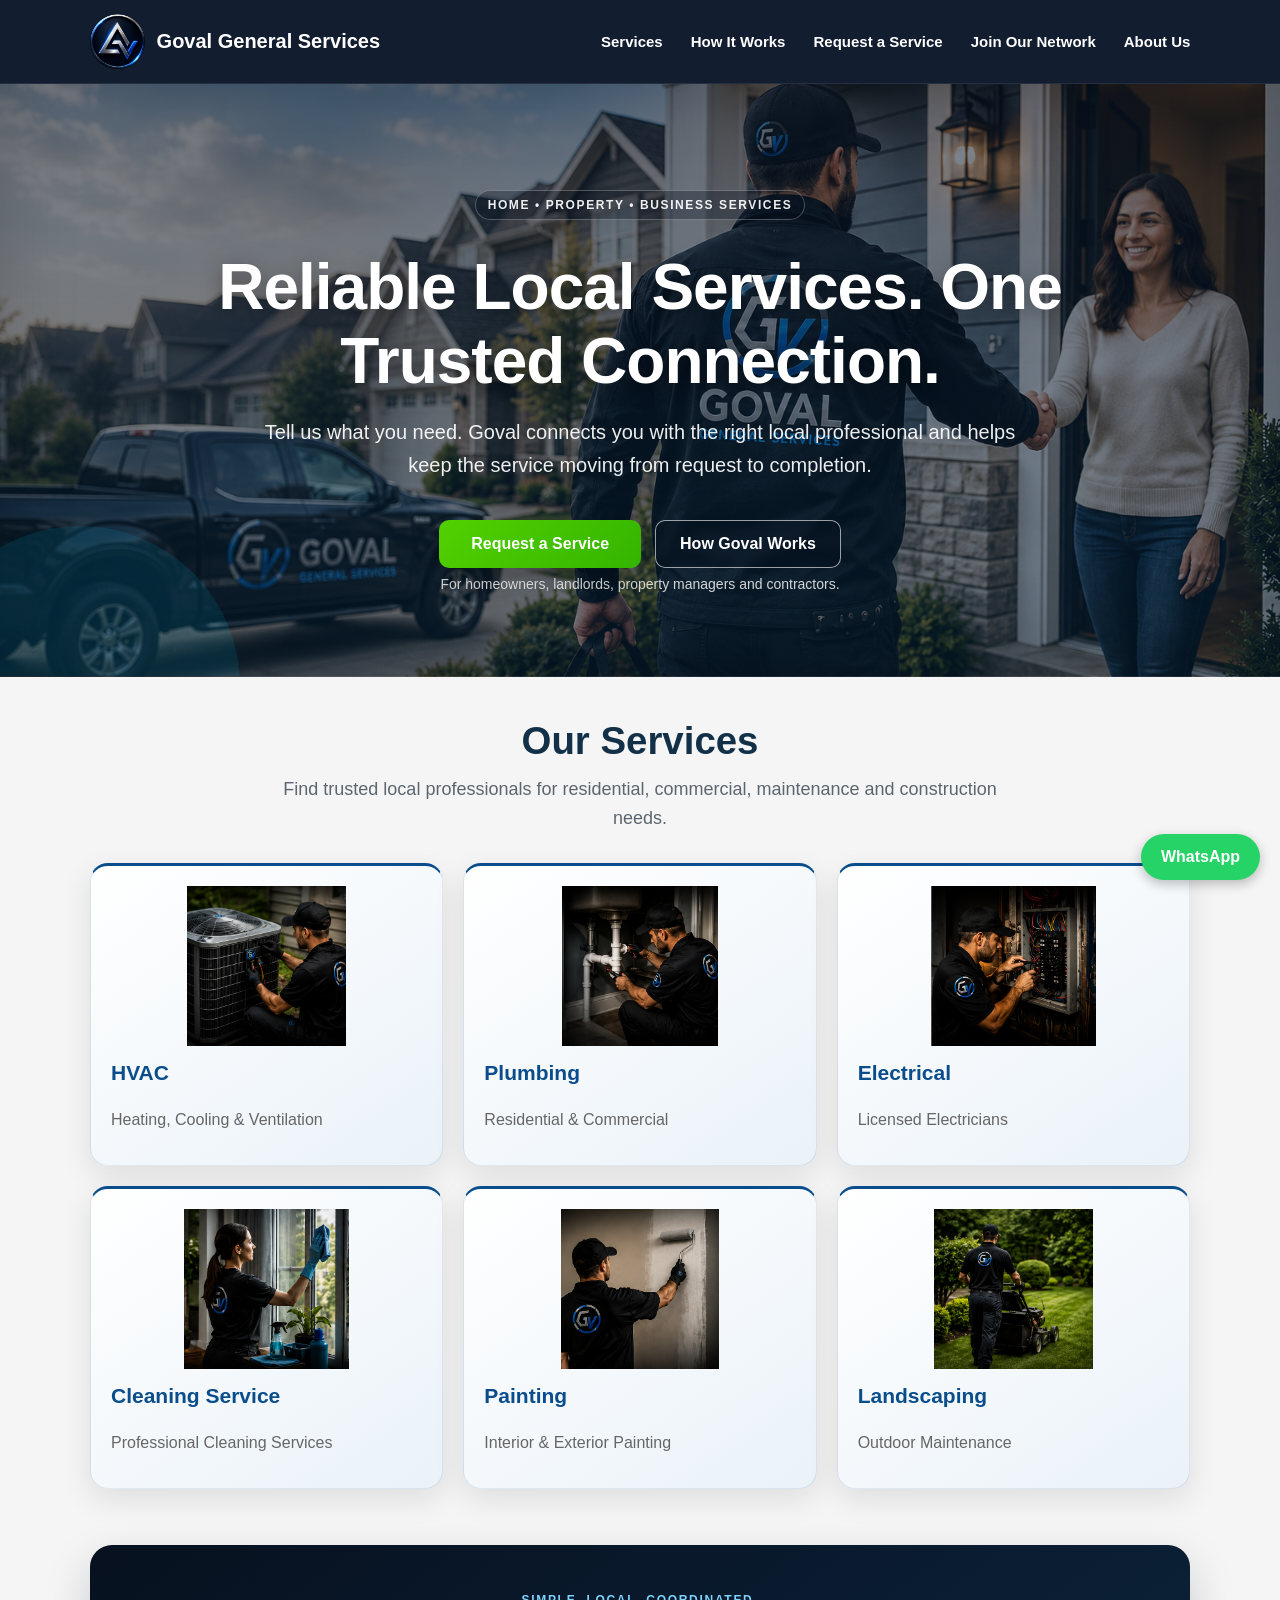
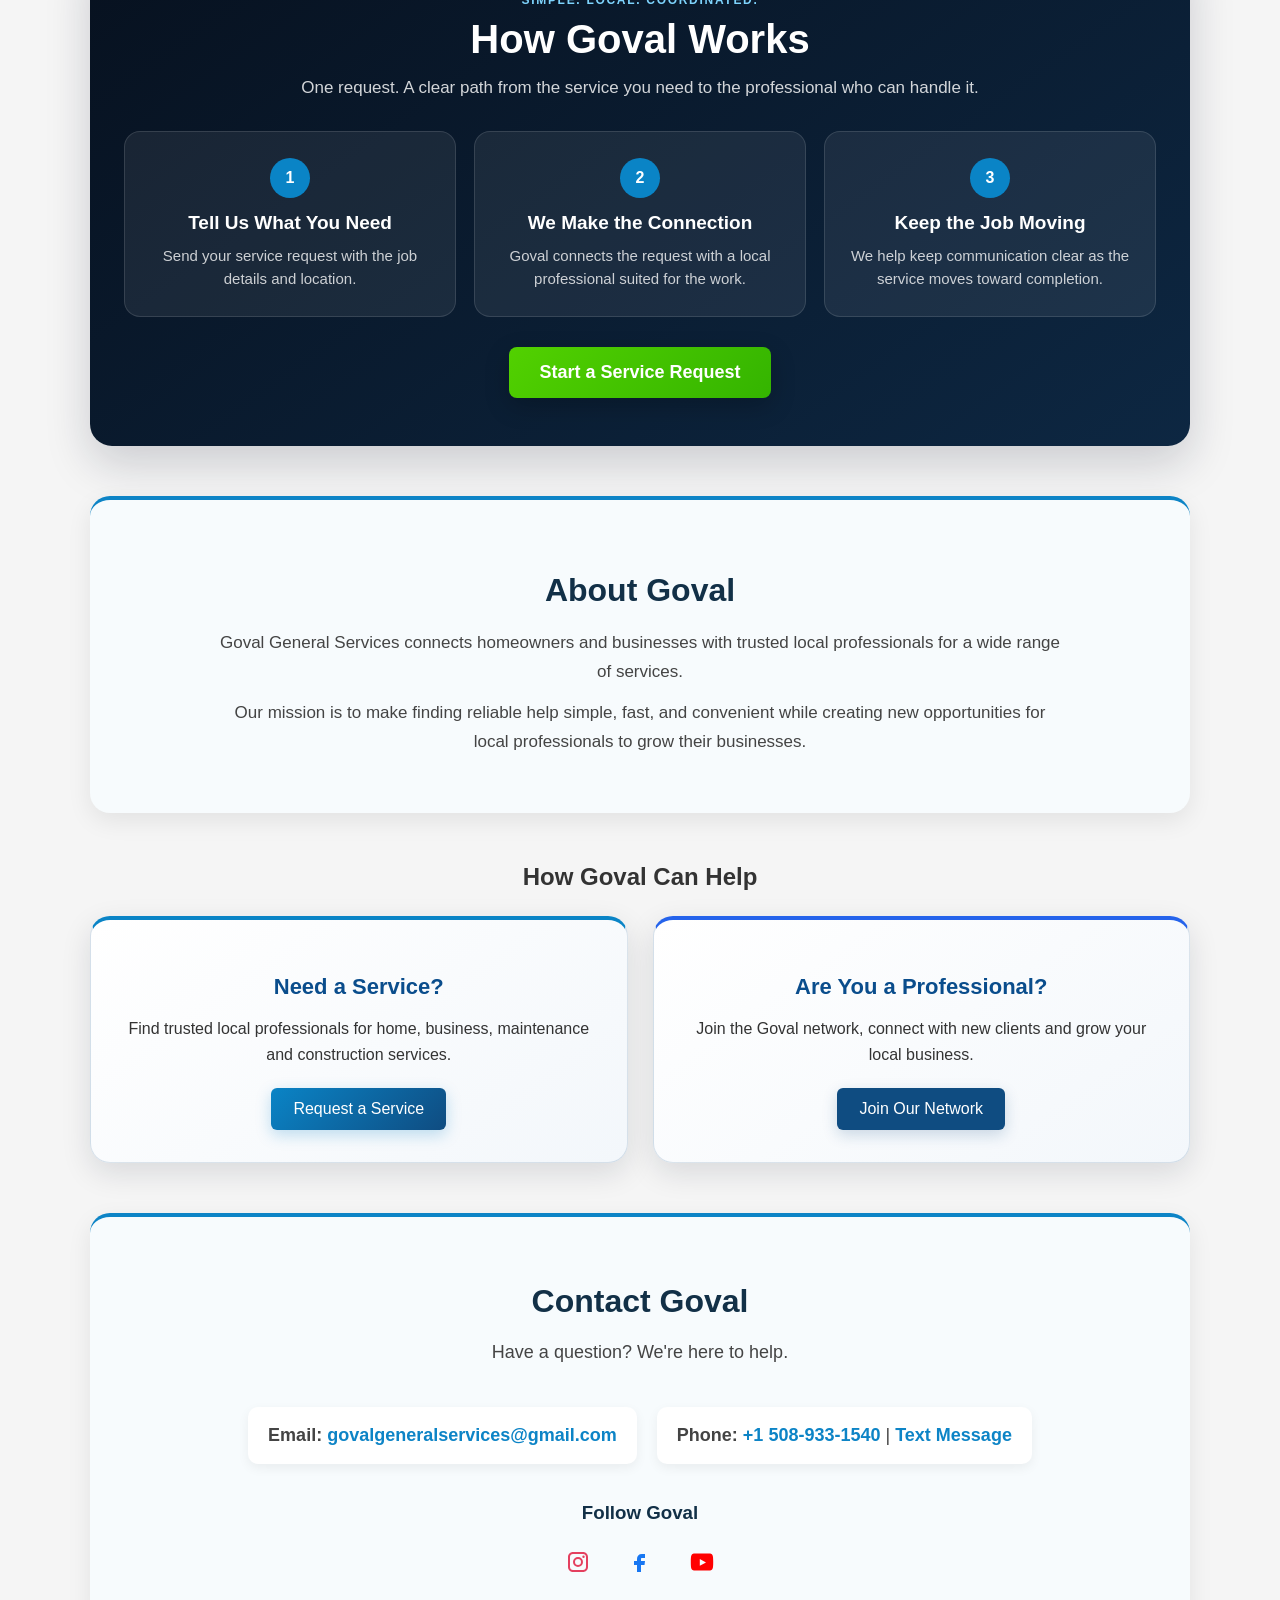
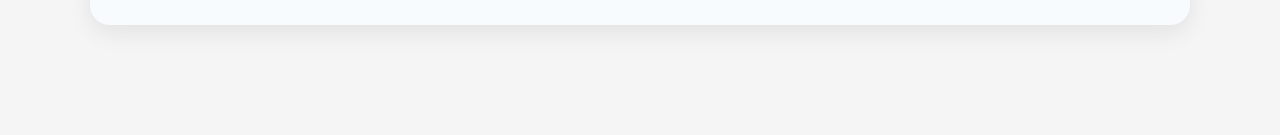
<file: index.html>
<!DOCTYPE html>
<html lang="en">
<head>
    <meta charset="UTF-8">
    <meta name="viewport" content="width=device-width, initial-scale=1.0">
    <title>Goval General Services | HVAC, Plumbing, Electrical & Property Services</title>
    <meta name="description" content="Goval General Services connects homeowners, landlords, property managers and contractors with trusted professionals for HVAC, plumbing, electrical, painting, cleaning and property services.">
    <link rel="stylesheet" href="style.css">
</head>

<body>
<header class="site-header">
    <div class="logo">
    <img src="imagens/logo-goval.png" alt="Goval Logo">
    <span>Goval General Services</span>
</div>

    <nav>
        <a href="#services">Services</a>
        <a href="#how-it-works">How It Works</a>
        <a href="#request-form">Request a Service</a>
        <a href="#join-form">Join Our Network</a>
        <a href="#about">About Us</a>
    </nav>
</header>
<header class="hero">
    <p class="hero-eyebrow">HOME • PROPERTY • BUSINESS SERVICES</p>
    <h1>Reliable Local Services. One Trusted Connection.</h1>

    <p class="hero-subtitle">Tell us what you need. Goval connects you with the right local professional and helps keep the service moving from request to completion.</p>

    <div class="hero-actions">
        <button onclick="document.getElementById('request-form').style.display='block'; document.getElementById('request-form').scrollIntoView({behavior:'smooth'});">Request a Service</button>
        <a class="hero-secondary" href="#how-it-works">How Goval Works</a>
    </div>
    <p class="hero-audience">For homeowners, landlords, property managers and contractors.</p>
</header>

<main>

    <h2 id="services">Our Services</h2>
<p class="services-intro">Find trusted local professionals for residential, commercial, maintenance and construction needs.</p>
    <div class="services">

        <div class="service-card" onclick="selectService('HVAC')">
            <img src="imagens/HVAC.png" alt="HVAC service">
            <h3>HVAC</h3>
            <p>Heating, Cooling & Ventilation</p>
        </div>

        <div class="service-card" onclick="selectService('Plumbing')">
       <img src="imagens/plumbing.png" alt="Plumbing service">  
            <h3>Plumbing</h3>
            <p>Residential & Commercial</p>
        </div>

        <div class="service-card" onclick="selectService('Electrical')">
        <img src="imagens/electrical.png" alt="Electrical service">    
            <h3>Electrical</h3>
            <p>Licensed Electricians</p>
        </div>

        <div class="service-card" onclick="selectService('Cleaning Service')">
         <img src="imagens/cleaning.png" class="cleaning-img" alt="Cleaning Service service"> 
            <h3>Cleaning Service</h3>
            <p>Professional Cleaning Services</p>
        </div>

        <div class="service-card" onclick="selectService('Painting')">
          <img src="imagens/painting.png" class="painting-img" alt="Painting service">  
            <h3>Painting</h3>
            <p>Interior & Exterior Painting</p>
        </div>

        <div class="service-card" onclick="selectService('Landscaping')">
            <img src="imagens/landscaping.png" class="landscaping-img" alt="Landscaping service"> 
            <h3>Landscaping</h3>
            <p>Outdoor Maintenance</p>
        </div>

    </div>
<section id="how-it-works" class="how-it-works-section">
    <p class="section-kicker">SIMPLE. LOCAL. COORDINATED.</p>
    <h2>How Goval Works</h2>
    <p class="how-intro">One request. A clear path from the service you need to the professional who can handle it.</p>

    <div class="how-steps">
        <div class="how-step">
            <span>1</span>
            <h3>Tell Us What You Need</h3>
            <p>Send your service request with the job details and location.</p>
        </div>

        <div class="how-step">
            <span>2</span>
            <h3>We Make the Connection</h3>
            <p>Goval connects the request with a local professional suited for the work.</p>
        </div>

        <div class="how-step">
            <span>3</span>
            <h3>Keep the Job Moving</h3>
            <p>We help keep communication clear as the service moves toward completion.</p>
        </div>
    </div>

    <button onclick="document.getElementById('request-form').style.display='block'; document.getElementById('request-form').scrollIntoView({behavior:'smooth'});">Start a Service Request</button>
</section>

<section id="about" class="about-section">
    <h2>About Goval</h2>

   <p>
    Goval General Services connects homeowners and businesses
    with trusted local professionals for a wide range of services.
</p>

<p>
    Our mission is to make finding reliable help simple, fast,
    and convenient while creating new opportunities for local
    professionals to grow their businesses.
</p>
</section>
    <section class="connection-section">

    <h2>How Goval Can Help</h2>

    <div class="connection-options">

        <div class="connection-card">
            <h3>Need a Service?</h3>
            <p>
                Find trusted local professionals for home,
                business, maintenance and construction services.
            </p>
            <button onclick="document.getElementById('request-form').style.display='block'; document.getElementById('request-form').scrollIntoView({behavior:'smooth'});">Request a Service</button>
        </div>

        <div class="connection-card">
            <h3>Are You a Professional?</h3>
            <p>
                Join the Goval network, connect with new clients
                and grow your local business.
            </p>
            <button onclick="document.getElementById('join-form').style.display='block'; document.getElementById('join-form').scrollIntoView({behavior:'smooth'});">Join Our Network</button>
        </div>

    </div>

</section>

<section id="request-form" class="request-section" style="display: none;">

    <h2>Request a Service</h2>

    <form id="customer-service-form" class="service-form" enctype="multipart/form-data"> 

        <label for="name">Full Name</label>
        <input type="text" id="name" name="name" required>

        <label for="phone">Phone Number</label>
        <input type="tel" id="phone" name="phone" required>

        <label for="email">Email</label>
        <input type="email" id="email" name="email">
<label for="contact-method">Preferred Contact Method</label>
<select id="contact-method" name="Preferred Contact Method" required>
    <option value="">Select a contact method</option>
    <option>Phone Call</option>
    <option>Text Message</option>
    <option>Email</option>
    <option>WhatsApp</option>
</select>
<label for="urgency">When Do You Need the Service?</label>
<select id="urgency" name="Service Urgency" required>
    <option value="">Select a timeframe</option>
    <option>As Soon as Possible</option>
    <option>Within a Few Days</option>
    <option>Within a Week</option>
    <option>Flexible / Just Getting a Quote</option>
</select>

        <label for="service">Service Needed</label>
        <select id="service" name="service" required>
            <option value="">Select a service</option>
            <option>HVAC</option>
            <option>Plumbing</option>
            <option>Electrical</option>
            <option>Cleaning Service</option>
            <option>Painting</option>
            <option>Landscaping</option>
            <option>Other Services</option>
        </select>

        <label for="location">City or ZIP Code</label>
        <input type="text" id="location" name="location" required>

        <label for="details">Describe the Service</label>
        <textarea id="details" name="details" rows="5" required></textarea>
        <label for="photo">Upload Photo (Optional)</label>
<input type="file"
       id="photo"
       name="attachment"
       accept="image/png, image/jpeg">
        <button type="submit">Submit Request</button>

    </form>

</section>
<section id="join-form" class="request-section" style="display: none;">

    <h2>Join the Goval Network</h2>

    <form id="professional-network-form" class="service-form">
        <label for="pro-name">Full Name</label>
        <input type="text" id="pro-name" name="Professional Name" required>

        <label for="business-name">Business Name</label>
        <input type="text" id="business-name" name="Business Name">

        <label for="pro-phone">Phone Number</label>
        <input type="tel" id="pro-phone" name="Phone" required>

        <label for="pro-email">Email</label>
        <input type="email" id="pro-email" name="Email" required>

        <label for="trade">Trade / Service</label>
<select id="trade" name="Trade or Service" required>
    <option value="">Select your trade</option>
    <option>HVAC</option>
    <option>Plumbing</option>
    <option>Electrical</option>
    <option>Cleaning Service</option>
    <option>Painting</option>
    <option>Landscaping</option>
    <option>General Construction</option>
    <option>Other Services</option>
</select>
<div id="other-service-field" style="display: none;">
    <label for="other-service">What Service Do You Offer?</label>
    <input type="text" id="other-service" name="Other Service">
</div>
       <label for="license-status">License / Insurance Status</label>
<select id="license-status" name="License / Insurance Status" required>
    <option value="">Select an option</option>
    <option>Licensed & Insured</option>
    <option>Licensed</option>
    <option>Insured</option>
    <option>Neither / Not Required for My Service</option>
</select>
 

        <label for="service-area">City / Service Area</label>
        <input type="text" id="service-area" name="Service Area" required>

        <label for="experience">Tell Us About Your Experience</label>
        <textarea id="experience" name="Experience" rows="5" required></textarea>

        <label class="terms-agreement">
    <input type="checkbox" name="Lead Terms Accepted" value="Yes" required>
    <span>
        I have read and agree to the
        <a href="professional-terms.html" target="_blank">Goval Professional Network Lead Terms</a>.
    </span>
</label>
        <button type="submit">Join Our Network</button>


    </form>

</section>
<section id="contact" class="contact-section">
    <h2>Contact Goval</h2>
    <p>Have a question? We're here to help.</p>

    <div class="contact-info">
        <p><strong>Email:</strong> <a href="mailto:govalgeneralservices@gmail.com">govalgeneralservices@gmail.com</a></p>
        <p><strong>Phone:</strong> <a href="tel:+15089331540">+1 508-933-1540</a> | <a href="sms:+15089331540">Text Message</a></p>
    </div>

    <h3>Follow Goval</h3>

   <div class="social-links">

    <a href="https://www.instagram.com/govalgeneralservices/"
       target="_blank"
       rel="noopener noreferrer"
       aria-label="Instagram">
        <svg viewBox="0 0 24 24" aria-hidden="true">
            <path d="M7 2C4.2 2 2 4.2 2 7v10c0 2.8 2.2 5 5 5h10c2.8 0 5-2.2 5-5V7c0-2.8-2.2-5-5-5H7zm10 2c1.7 0 3 1.3 3 3v10c0 1.7-1.3 3-3 3H7c-1.7 0-3-1.3-3-3V7c0-1.7 1.3-3 3-3h10zm-5 3a5 5 0 100 10 5 5 0 000-10zm0 2a3 3 0 110 6 3 3 0 010-6zm5.5-3.5a1.2 1.2 0 100 2.4 1.2 1.2 0 000-2.4z"/>
        </svg>
    </a>

    <a href="https://www.facebook.com/share/187uWMTLda/"
       target="_blank"
       rel="noopener noreferrer"
       aria-label="Facebook">
        <svg viewBox="0 0 24 24" aria-hidden="true">
            <path d="M14 8h3V4h-3c-3.3 0-5 2-5 5v2H6v4h3v7h4v-7h3.5l.5-4h-4V9c0-.7.3-1 1-1z"/>
        </svg>
    </a>

    <a href="https://www.youtube.com/@govalgeneralservices"
       target="_blank"
       rel="noopener noreferrer"
       aria-label="YouTube">
        <svg viewBox="0 0 24 24" aria-hidden="true">
            <path d="M23 7s-.2-1.7-.9-2.4c-.8-.9-1.8-.9-2.2-1C16.8 3.4 12 3.4 12 3.4s-4.8 0-7.9.2c-.4.1-1.4.1-2.2 1C1.2 5.3 1 7 1 7S.8 9 .8 11v2c0 2 .2 4 .2 4s.2 1.7.9 2.4c.8.9 1.9.9 2.4 1 1.8.2 7.7.2 7.7.2s4.8 0 7.9-.2c.4-.1 1.4-.1 2.2-1 .7-.7.9-2.4.9-2.4s.2-2 .2-4v-2c0-2-.2-4-.2-4zM9.8 15.8V8.9l6.2 3.5-6.2 3.4z"/>
        </svg>
    </a>

</div>
</section>
</main>
<script>
    const tradeSelect = document.getElementById('trade');
    const otherServiceField = document.getElementById('other-service-field');
    const otherServiceInput = document.getElementById('other-service');

    tradeSelect.addEventListener('change', function () {
        if (this.value === 'Other Services') {
            otherServiceField.style.display = 'block';
            otherServiceInput.required = true;
        } else {
            otherServiceField.style.display = 'none';
            otherServiceInput.required = false;
            otherServiceInput.value = '';
        }
    });
    const requestLink = document.querySelector('a[href="#request-form"]');
const joinLink = document.querySelector('a[href="#join-form"]');

requestLink.addEventListener('click', function () {
    const requestForm = document.getElementById('request-form');
    requestForm.style.display = 'block';
});

joinLink.addEventListener('click', function () {
    const joinForm = document.getElementById('join-form');
    joinForm.style.display = 'block';
});
const servicesLink = document.querySelector('a[href="#services"]');

servicesLink.addEventListener('click', function (event) {
    event.preventDefault();

    document.getElementById('services').scrollIntoView({
        behavior: 'smooth',
        block: 'start'
    });
});

function selectService(service) {
    const serviceSelect = document.getElementById('service');
    if (serviceSelect) {
        serviceSelect.value = service;
    }

    const requestSection = document.getElementById('request-form');
    if (requestSection) {
        requestSection.style.display = 'block';
        requestSection.scrollIntoView({ behavior: 'smooth' });
    }
}
</script>
<a href="https://wa.me/15089331540" class="whatsapp-float" target="_blank" aria-label="Contact us on WhatsApp">
    WhatsApp
</a>

<script>
(function () {
    var webhook = "https://script.google.com/macros/s/AKfycbxAjuDHh-4qnUDpXHzWc9I3w-f2Q9ebEL6rnxEFf4jfdBBwlZ_pP95g8OxqTG_aEQIXkA/exec";

    function connectForm(formId) {
        var form = document.getElementById(formId);
        var button = form.querySelector('button[type="submit"]');
        var originalLabel = button.textContent;
        var status = document.createElement("p");
        status.setAttribute("role", "status");
        status.setAttribute("aria-live", "polite");
        form.appendChild(status);

        form.addEventListener("submit", function (event) {
            event.preventDefault();
            if (form.dataset.submitting === "true") return;
            form.dataset.submitting = "true";
            button.disabled = true;
            button.textContent = "Sending...";
            status.textContent = "Please wait while we send your request.";
            var redirected = false;
            var timer;

            function showThankYou() {
                if (redirected) return;
                redirected = true;
                clearTimeout(timer);
                window.location.href = "https://govalgeneralservices.com/thank-you.html";
            }

            // Apps Script handles CRM storage and email notifications.
            // Because the request is cross-origin/no-cors, redirect after handoff.
            // The timeout prevents the visitor from being stuck if the response stalls.
            timer = setTimeout(showThankYou, 20000);
            try {
                fetch(webhook, {
                    method: "POST",
                    body: new FormData(form),
                    mode: "no-cors"
                }).then(showThankYou, showThankYou);
            } catch (error) {
                showThankYou();
            }
        });
    }

    connectForm("customer-service-form");
    connectForm("professional-network-form");
}());
</script>

</body>
</html>
</file>
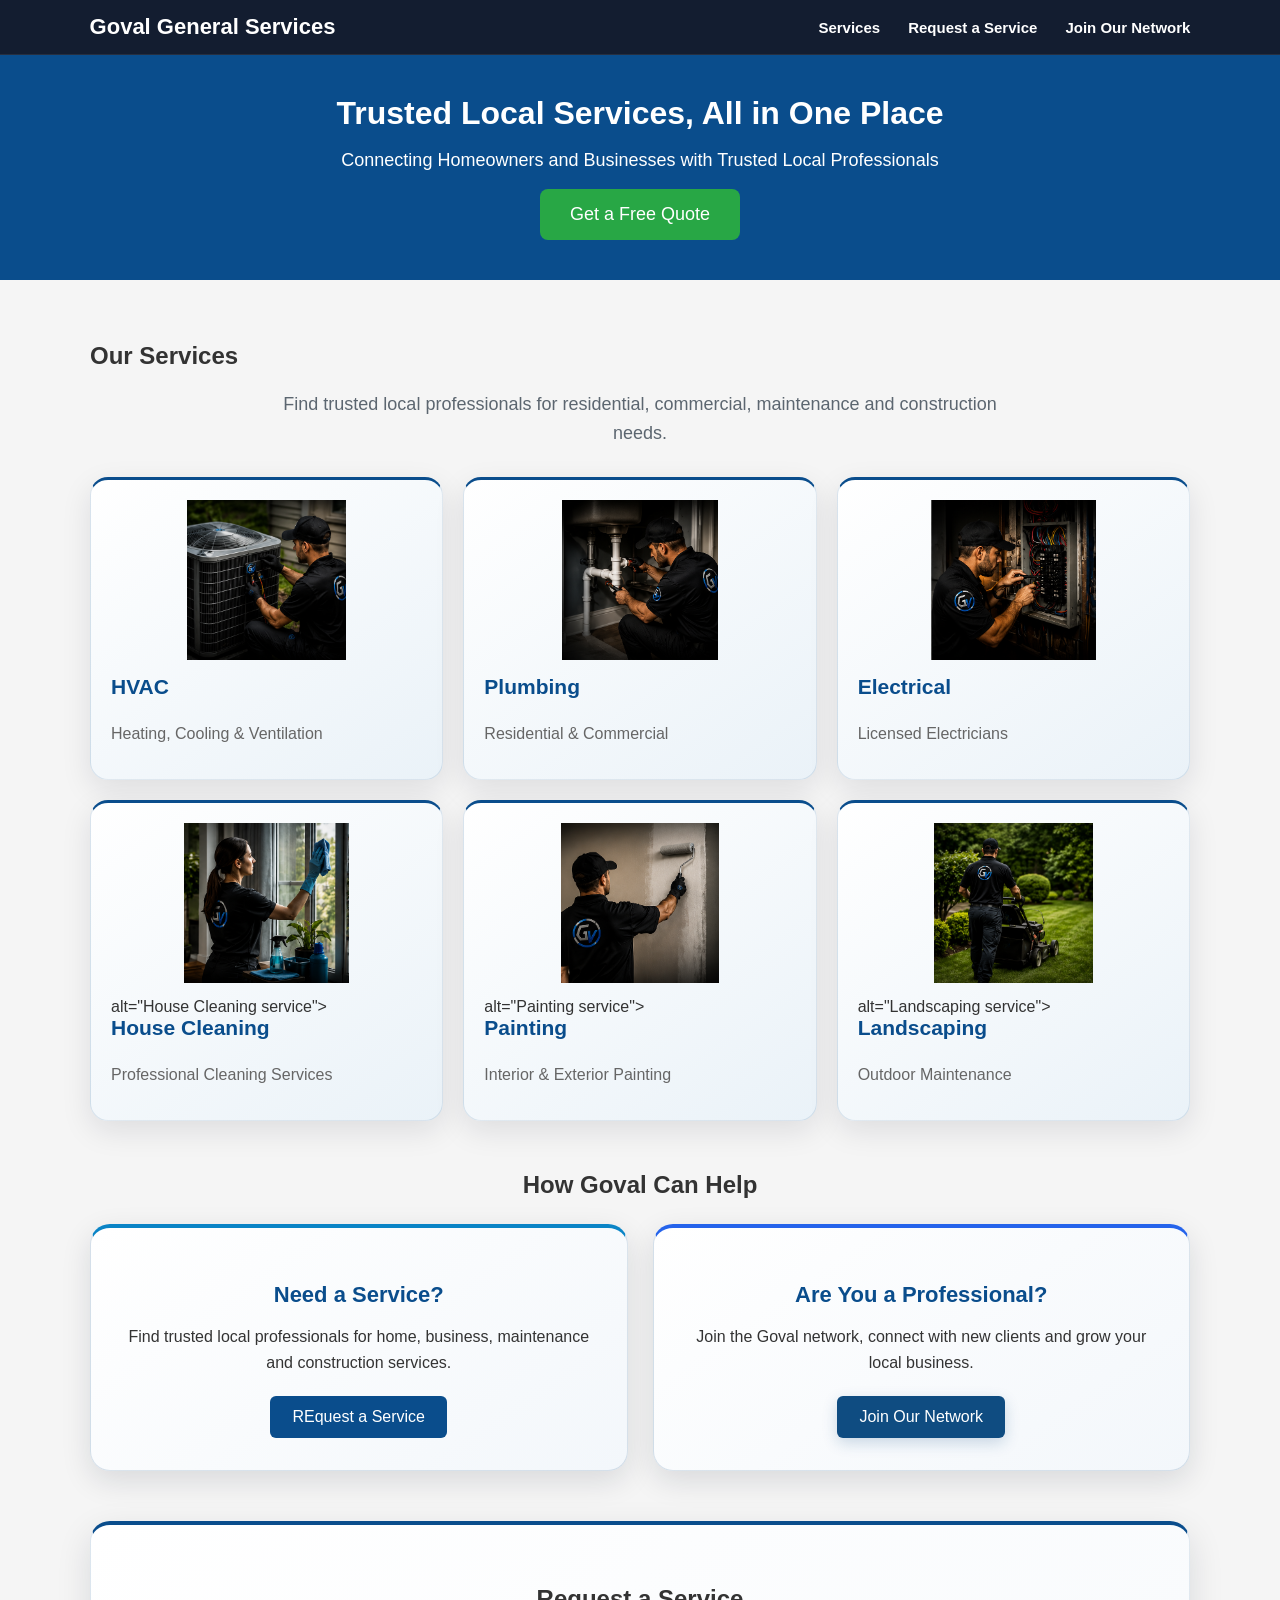
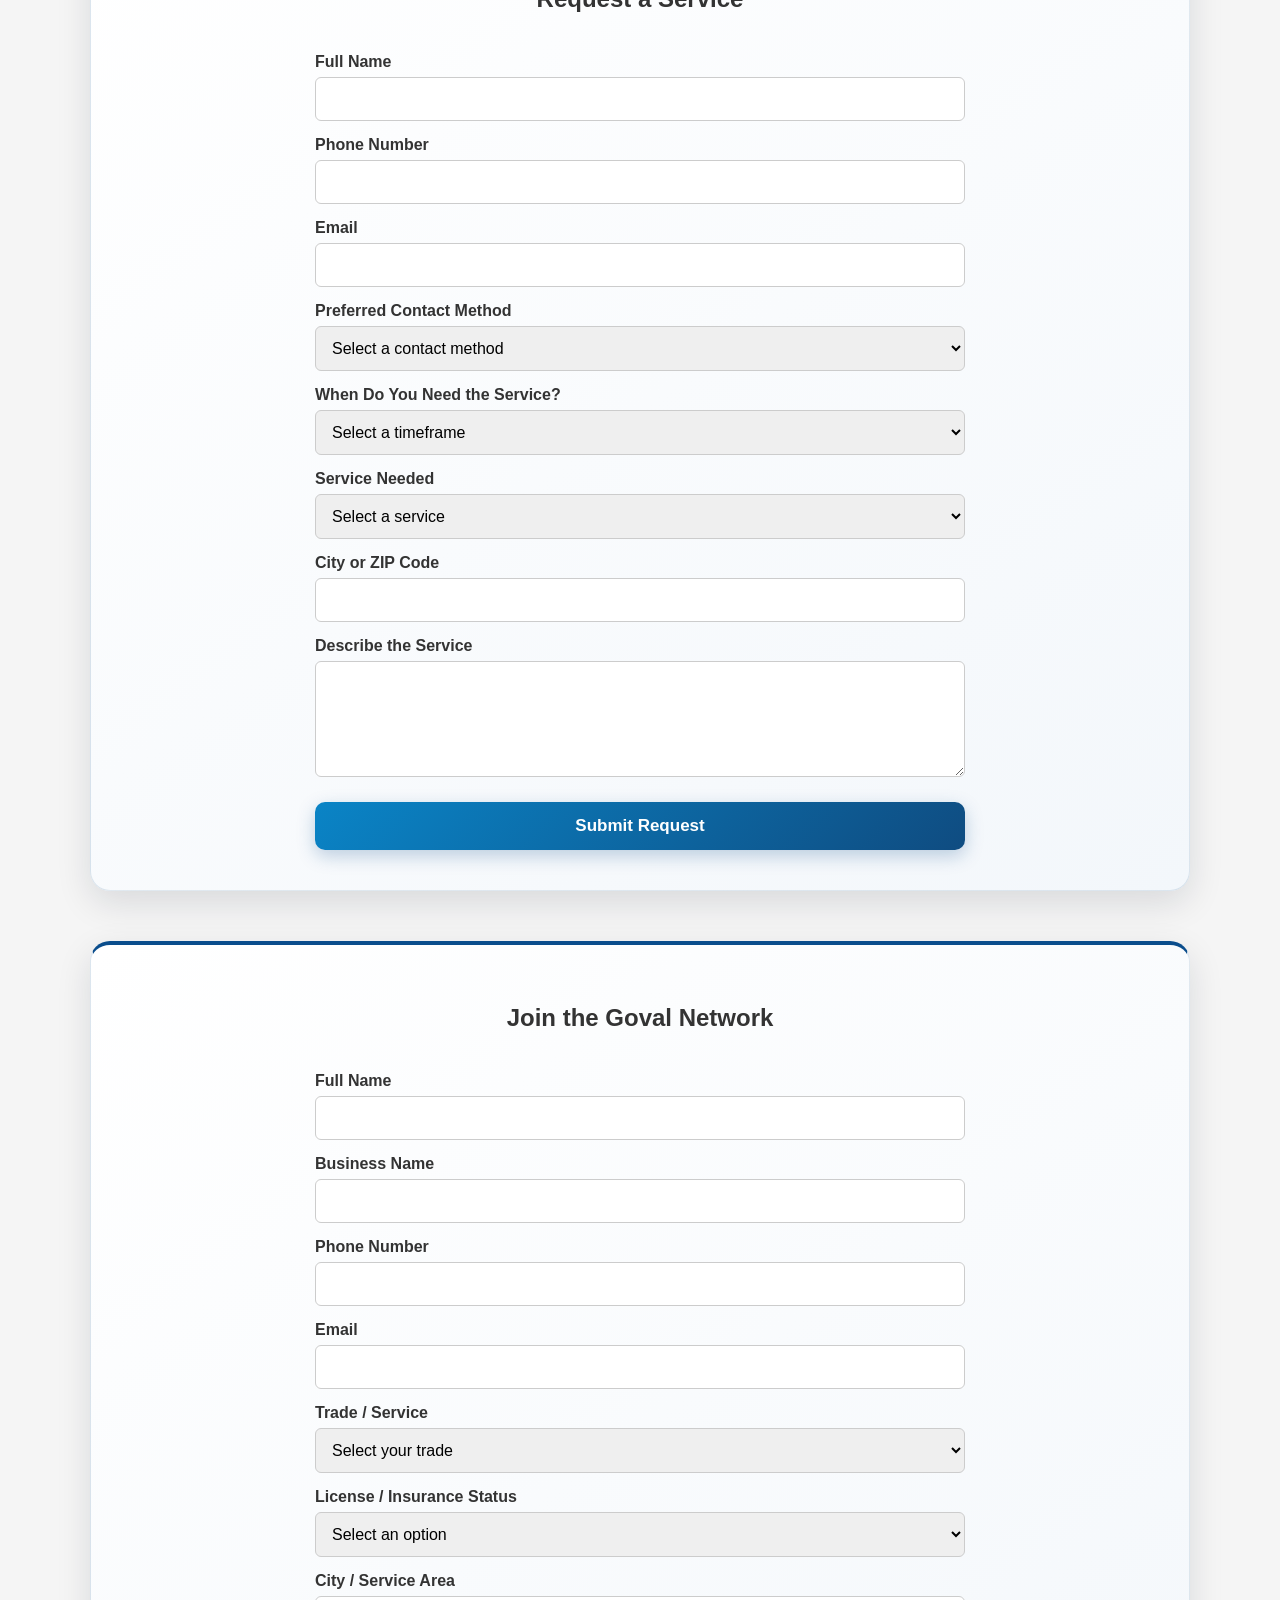
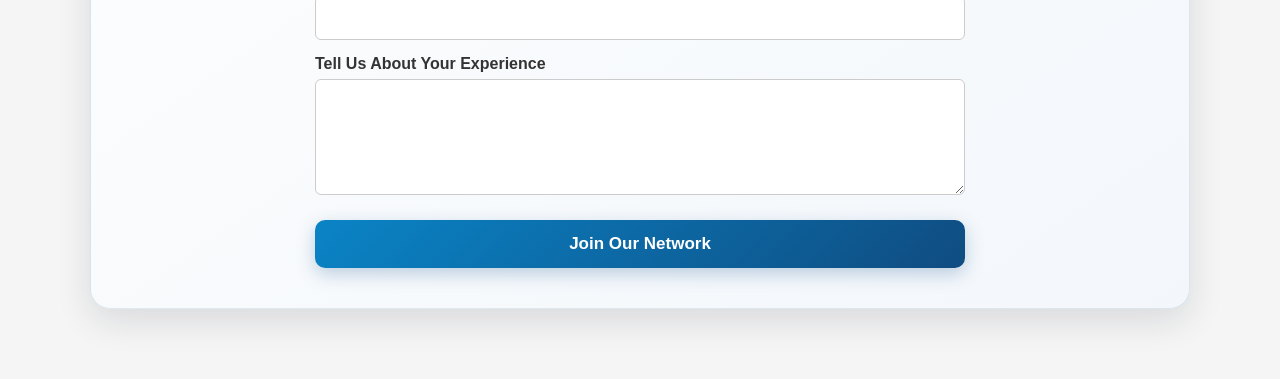
<file: index-new - Copia.html>
<!DOCTYPE html>
<html lang="en">
<head>
    <meta charset="UTF-8">
    <meta name="viewport" content="width=device-width, initial-scale=1.0">
    <title>Goval General Services</title>

    <link rel="stylesheet" href="style.css">
</head>

<body>
<header class="site-header">
    <div class="logo">Goval General Services</div>

    <nav>
        <a href="#services">Services</a>
        <a href="#request-form">Request a Service</a>
        <a href="#join-form">Join Our Network</a>
    </nav>
</header>
<header>
    <h1>Trusted Local Services, All in One Place</h1>

    <p>Connecting Homeowners and Businesses with Trusted Local Professionals</p>

    <button onclick="document.getElementById('request-form').scrollIntoView({behavior: 'smooth'})">Get a Free Quote</button>
</header>

<main>

    <h2>Our Services</h2>
<p class="services-intro">Find trusted local professionals for residential, commercial, maintenance and construction needs.</p>
    <div class="services">

        <div class="service-card">
            <img src="imagens/HVAC.png" alt="HVAC service">
            <h3>HVAC</h3>
            <p>Heating, Cooling & Ventilation</p>
        </div>

        <div class="service-card">
       <img src="imagens/plumbing.png" alt="Plumbing service">  
            <h3>Plumbing</h3>
            <p>Residential & Commercial</p>
        </div>

        <div class="service-card">
        <img src="imagens/electrical.png" alt="Electrical service">    
            <h3>Electrical</h3>
            <p>Licensed Electricians</p>
        </div>

        <div class="service-card">
         <img src="imagens/cleaning.png" alt="House Cleaning service">  alt="House Cleaning service"> 
            <h3>House Cleaning</h3>
            <p>Professional Cleaning Services</p>
        </div>

        <div class="service-card">
          <img src="imagens/painting.png" alt="Painting service">  alt="Painting service">
            <h3>Painting</h3>
            <p>Interior & Exterior Painting</p>
        </div>

        <div class="service-card">
            <img src="imagens/landscaping.png" alt="Landscaping service"> alt="Landscaping service">
            <h3>Landscaping</h3>
            <p>Outdoor Maintenance</p>
        </div>

    </div>

    <section class="connection-section">

    <h2>How Goval Can Help</h2>

    <div class="connection-options">

        <div class="connection-card">
            <h3>Need a Service?</h3>
            <p>
                Find trusted local professionals for home,
                business, maintenance and construction services.
            </p>
            <a href="#request-form" class="button-link">REquest a Service</a>
        </div>

        <div class="connection-card">
            <h3>Are You a Professional?</h3>
            <p>
                Join the Goval network, connect with new clients
                and grow your local business.
            </p>
            <button onclick="document.getElementById('join-form').scrollIntoView({behavior: 'smooth'})">Join Our Network</button>
        </div>

    </div>

</section>

<section id="request-form" class="request-section">

    <h2>Request a Service</h2>

    <form class="service-form"
    action="https://formsubmit.co/govalgeneralservices@gmail.com" method="POST">   
    <input type="hidden" name="_subject" value="New Service Request - Goval General Services">
    <input type="hidden" name="_captcha" value="false">
 

        <label for="name">Full Name</label>
        <input type="text" id="name" name="name" required>

        <label for="phone">Phone Number</label>
        <input type="tel" id="phone" name="phone" required>

        <label for="email">Email</label>
        <input type="email" id="email" name="email">
<label for="contact-method">Preferred Contact Method</label>
<select id="contact-method" name="Preferred Contact Method" required>
    <option value="">Select a contact method</option>
    <option>Phone Call</option>
    <option>Text Message</option>
    <option>Email</option>
    <option>WhatsApp</option>
</select>
<label for="urgency">When Do You Need the Service?</label>
<select id="urgency" name="Service Urgency" required>
    <option value="">Select a timeframe</option>
    <option>As Soon as Possible</option>
    <option>Within a Few Days</option>
    <option>Within a Week</option>
    <option>Flexible / Just Getting a Quote</option>
</select>

        <label for="service">Service Needed</label>
        <select id="service" name="service" required>
            <option value="">Select a service</option>
            <option>HVAC</option>
            <option>Plumbing</option>
            <option>Electrical</option>
            <option>House Cleaning</option>
            <option>Painting</option>
            <option>Landscaping</option>
            <option>Other Services</option>
        </select>

        <label for="location">City or ZIP Code</label>
        <input type="text" id="location" name="location" required>

        <label for="details">Describe the Service</label>
        <textarea id="details" name="details" rows="5" required></textarea>

        <button type="submit">Submit Request</button>

    </form>

</section>
<section id="join-form" class="request-section">

    <h2>Join the Goval Network</h2>

    <form class="service-form"
          action="https://formsubmit.co/govalgeneralservices@gmail.com"
          method="POST">

        <input type="hidden" name="_subject" value="New Professional Application - Goval General Services">
        <input type="hidden" name="_captcha" value="false">

        <label for="pro-name">Full Name</label>
        <input type="text" id="pro-name" name="Professional Name" required>

        <label for="business-name">Business Name</label>
        <input type="text" id="business-name" name="Business Name">

        <label for="pro-phone">Phone Number</label>
        <input type="tel" id="pro-phone" name="Phone" required>

        <label for="pro-email">Email</label>
        <input type="email" id="pro-email" name="Email" required>

        <label for="trade">Trade / Service</label>
<select id="trade" name="Trade or Service" required>
    <option value="">Select your trade</option>
    <option>HVAC</option>
    <option>Plumbing</option>
    <option>Electrical</option>
    <option>House Cleaning</option>
    <option>Painting</option>
    <option>Landscaping</option>
    <option>General Construction</option>
    <option>Other Services</option>
</select>
       <label for="license-status">License / Insurance Status</label>
<select id="license-status" name="License / Insurance Status" required>
    <option value="">Select an option</option>
    <option>Licensed & Insured</option>
    <option>Licensed</option>
    <option>Insured</option>
    <option>Neither / Not Required for My Service</option>
</select>
 

        <label for="service-area">City / Service Area</label>
        <input type="text" id="service-area" name="Service Area" required>

        <label for="experience">Tell Us About Your Experience</label>
        <textarea id="experience" name="Experience" rows="5" required></textarea>

        <button type="submit">Join Our Network</button>

    </form>

</section>
</main>

</body>
</html>
</file>
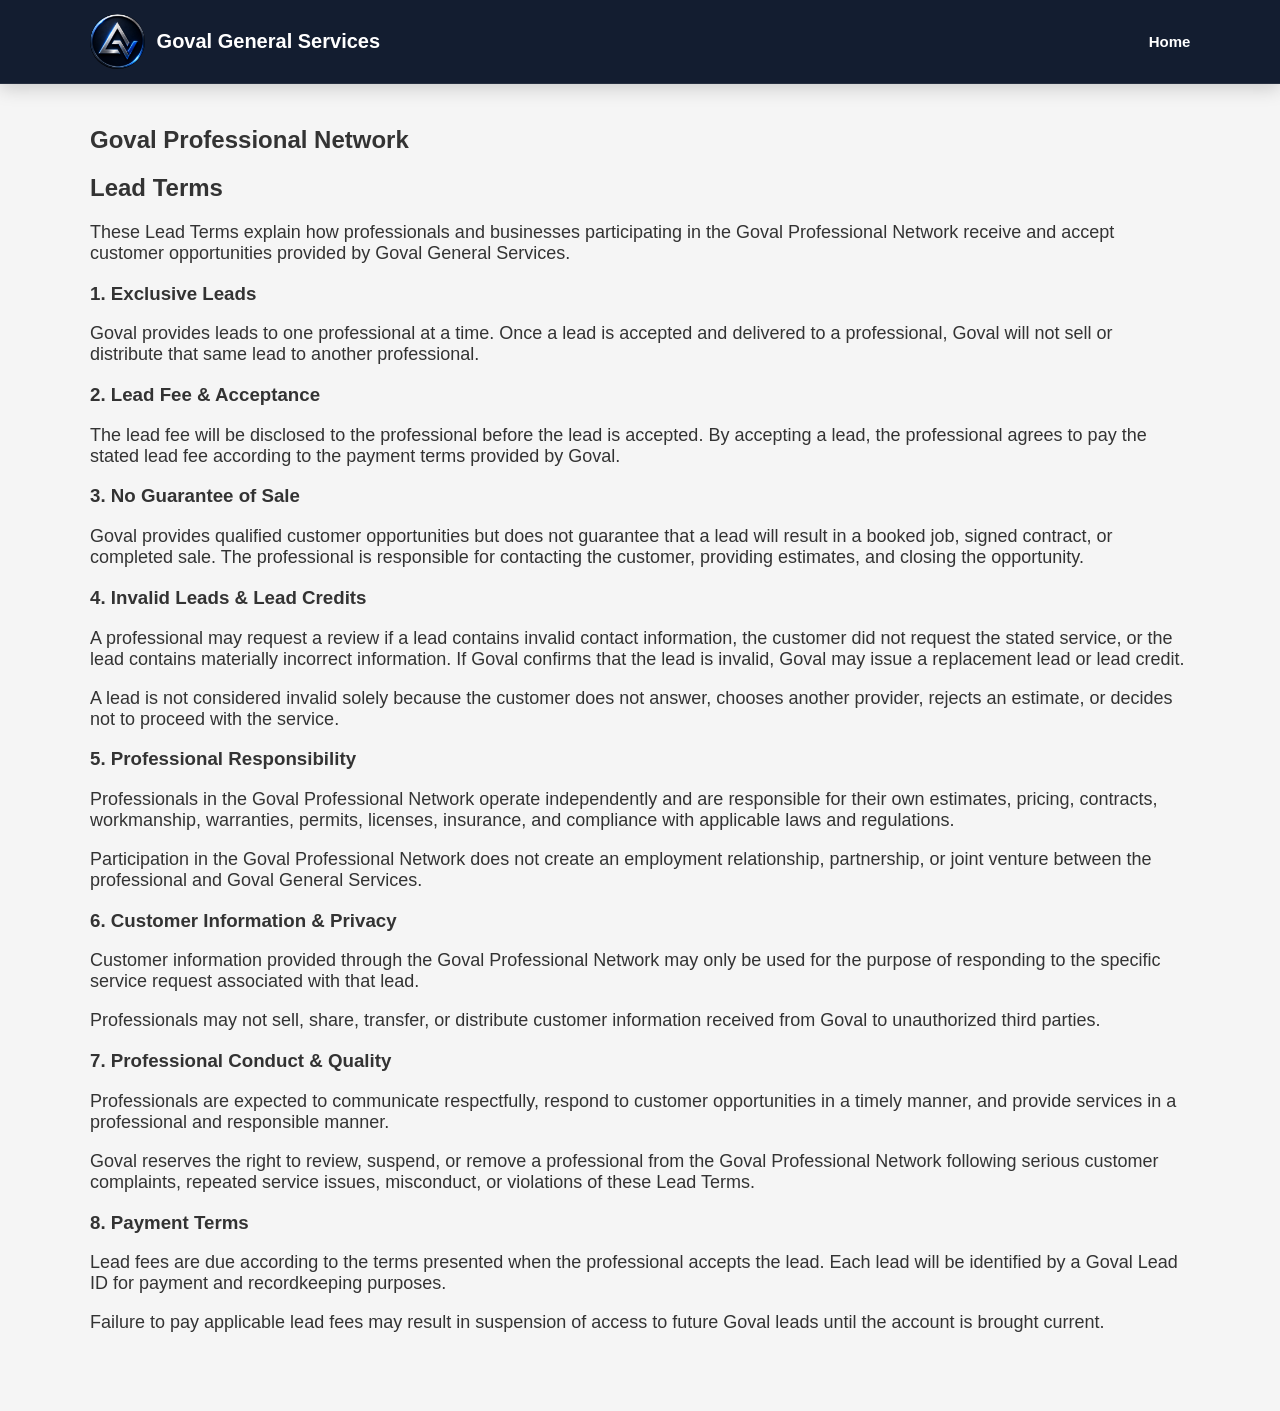
<file: professional-terms.html>
<!DOCTYPE html>
<html lang="en">
<head>
    <meta charset="UTF-8">
    <meta name="viewport" content="width=device-width, initial-scale=1.0">

    <title>Professional Network Lead Terms | Goval General Services</title>

    <link rel="stylesheet" href="style.css">
</head>

<body>

    <header class="site-header">
    <div class="logo">
        <img src="logo-goval.png" alt="Goval General Services Logo">
        <span>Goval General Services</span>
    </div>

    <nav>
        <a href="index.html">Home</a>
    </nav>
</header>

<main class="terms-page">
    <section class="terms-container">

        <h1>Goval Professional Network</h1>
        <h2>Lead Terms</h2>

        <p class="terms-intro">
            These Lead Terms explain how professionals and businesses
            participating in the Goval Professional Network receive and
            accept customer opportunities provided by Goval General Services.
        </p>

        <h3>1. Exclusive Leads</h3>

<p>
    Goval provides leads to one professional at a time. Once a lead is
    accepted and delivered to a professional, Goval will not sell or
    distribute that same lead to another professional.
</p>

<h3>2. Lead Fee & Acceptance</h3>

<p>
    The lead fee will be disclosed to the professional before the lead is
    accepted. By accepting a lead, the professional agrees to pay the
    stated lead fee according to the payment terms provided by Goval.
</p>

<h3>3. No Guarantee of Sale</h3>

<p>
    Goval provides qualified customer opportunities but does not guarantee
    that a lead will result in a booked job, signed contract, or completed
    sale. The professional is responsible for contacting the customer,
    providing estimates, and closing the opportunity.
</p>

<h3>4. Invalid Leads & Lead Credits</h3>

<p>
    A professional may request a review if a lead contains invalid contact
    information, the customer did not request the stated service, or the
    lead contains materially incorrect information. If Goval confirms that
    the lead is invalid, Goval may issue a replacement lead or lead credit.
</p>

<p>
    A lead is not considered invalid solely because the customer does not
    answer, chooses another provider, rejects an estimate, or decides not
    to proceed with the service.
</p>

<h3>5. Professional Responsibility</h3>

<p>
    Professionals in the Goval Professional Network operate independently
    and are responsible for their own estimates, pricing, contracts,
    workmanship, warranties, permits, licenses, insurance, and compliance
    with applicable laws and regulations.
</p>

<p>
    Participation in the Goval Professional Network does not create an
    employment relationship, partnership, or joint venture between the
    professional and Goval General Services.
</p>

<h3>6. Customer Information & Privacy</h3>

<p>
    Customer information provided through the Goval Professional Network
    may only be used for the purpose of responding to the specific service
    request associated with that lead.
</p>

<p>
    Professionals may not sell, share, transfer, or distribute customer
    information received from Goval to unauthorized third parties.
</p>

<h3>7. Professional Conduct & Quality</h3>

<p>
    Professionals are expected to communicate respectfully, respond to
    customer opportunities in a timely manner, and provide services in a
    professional and responsible manner.
</p>

<p>
    Goval reserves the right to review, suspend, or remove a professional
    from the Goval Professional Network following serious customer
    complaints, repeated service issues, misconduct, or violations of
    these Lead Terms.
</p>

<h3>8. Payment Terms</h3>

<p>
    Lead fees are due according to the terms presented when the professional
    accepts the lead. Each lead will be identified by a Goval Lead ID for
    payment and recordkeeping purposes.
</p>

<p>
    Failure to pay applicable lead fees may result in suspension of access
    to future Goval leads until the account is brought current.
</p>

    </section>
</main>

</body>
</html>
</file>
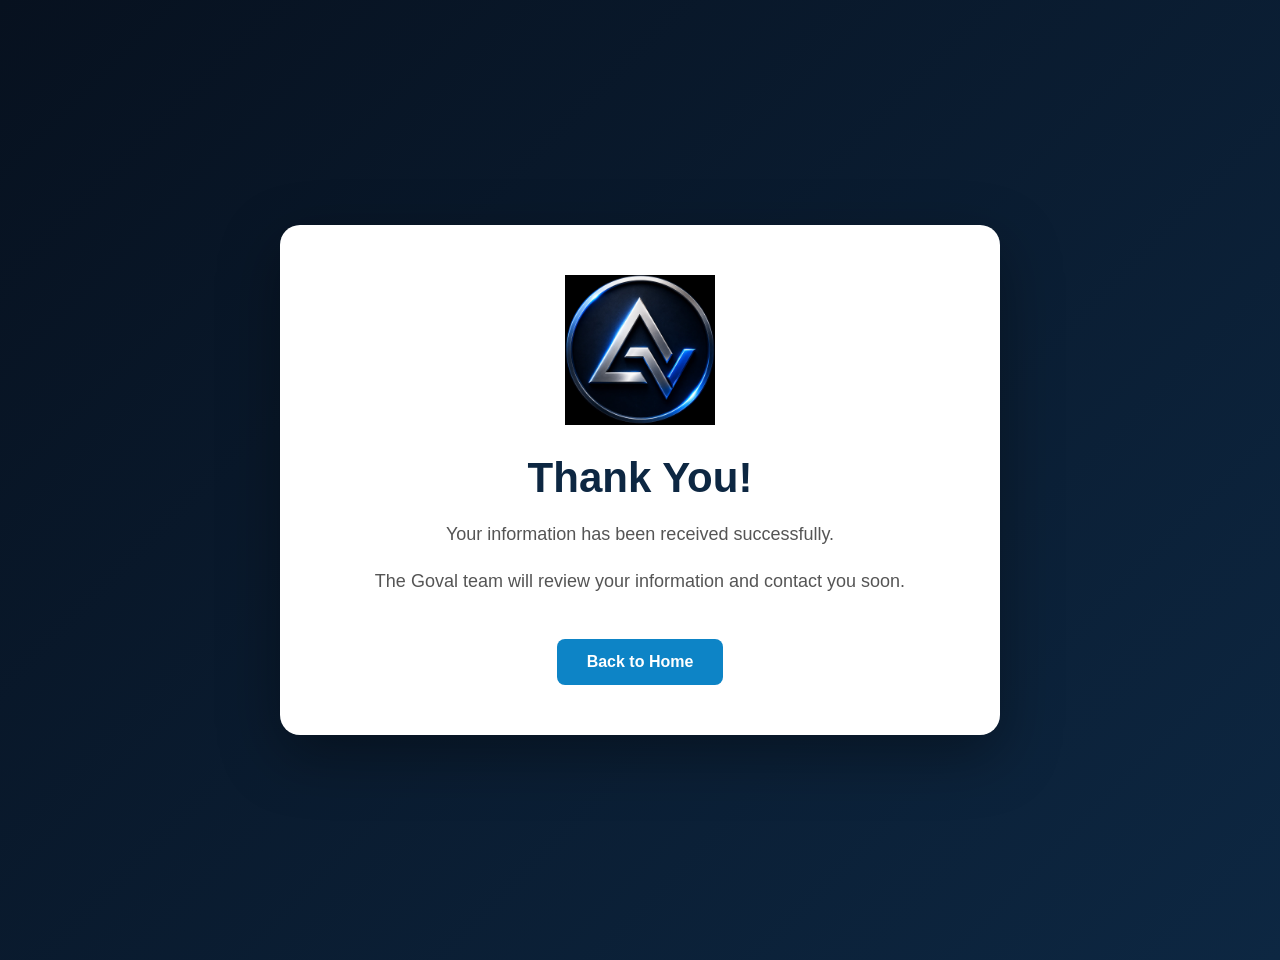
<file: thank-you.html>
<!DOCTYPE html>
<html lang="en">
<head>
    <meta charset="UTF-8">
    <meta name="viewport" content="width=device-width, initial-scale=1.0">
    <title>Thank You - Goval General Services</title>
    <link rel="stylesheet" href="style.css">
</head>

<body>

    <section class="thank-you-section">
        <div class="thank-you-card">

            <img src="imagens/logo-goval.png" alt="Goval Logo" class="thank-you-logo">

            <h1>Thank You!</h1>

            <p>Your information has been received successfully.</p>

            <p>The Goval team will review your information and contact you soon.</p>

            <a href="index.html" class="thank-you-button">Back to Home</a>

        </div>
    </section>

</body>
</html>
</file>
<file: style.css>
body{
    font-family: "Segoe UI", Arial, sans-serif;
    margin:0;
    padding:0;
    background:#f5f5f5;
    color:#333;
}

header{
    background:#0a4d8c;
    color:white;
    text-align:center;
    padding:40px;
}

h1{
    margin:0;
}

p{
    font-size:18px;
}

main{
    max-width:900px;
    margin:auto;
    padding:30px;
}

ul{
    list-style:none;
    padding:0;
}

li{
    background:white;
    margin:10px 0;
    padding:15px;
    border-radius:8px;
    box-shadow:0 2px 5px rgba(0,0,0,.1);
}

button{
    background:#28a745;
    color:white;
    border:none;
    padding:15px 30px;
    border-radius:8px;
    font-size:18px;
    cursor:pointer;
}

button:hover{
    background:#218838;
}
.services{
    display:grid;
    grid-template-columns:repeat(3,1fr);
    gap:20px;
    margin-top:30px;
}

.service-card {
    background: linear-gradient(145deg, #ffffff, #eaf2f8);
    padding: 20px;
    border-radius: 18px;
    border: 1px solid rgba(15, 76, 129, 0.12);
    border-top: 3px solid #0a4d8c;
    box-shadow: 0 10px 30px rgba(15, 23, 42, 0.10);
    min-height: 220px;
    display: flex;
    flex-direction: column;
    justify-content: space-between;
    position: relative;
    overflow: hidden;
    transition: 0.3s;
    cursor: pointer;
}


.service-card:hover {
    transform: translateY(-8px);
    box-shadow: 0 12px 25px rgba(0, 0, 0, 0.20);
}
.service-card img {
    width: 100%;
    height: 160px;
    object-fit: contain;
    display: block;
    margin-bottom: 15px;
}


.service-card:hover{
    transform:translateY(-8px);
}

.service-card h3{
    color:#0a4d8c;
    margin-bottom:10px;
}

.service-card p{
    color:#666;
    font-size:16px;
}
.connection-section {
    margin-top: 50px;
    text-align: center;

    .connection-section > h2 {
    font-size: 28px;
}
}

.connection-options {
    display: grid;
    grid-template-columns: repeat(2, 1fr);
    gap: 25px;
    margin-top: 25px;
}

.connection-card {
    background: linear-gradient(145deg, #ffffff, #f3f7fb);
    padding: 32px;
    border-radius: 18px;
    border: 1px solid rgba(15, 76, 129, 0.15);
    box-shadow: 0 10px 30px rgba(15, 23, 42, 0.12);
    transition: 0.3s;
}
.connection-card:hover {
    transform: translateY(-8px);
    box-shadow: 0 16px 35px rgba(15, 23, 42, 0.20);
}


.connection-card h3 {
    color: #0a4d8c;
    margin-bottom: 15px;
font-size: 22px;
}

.connection-card p {
    line-height: 1.6;
    margin-bottom: 20px;
    font-size: 16px;
}

.connection-card button {
    background: #0a4d8c;
    color: white;
    border: none;
    padding: 12px 22px;
    border-radius: 6px;
    font-size: 16px;
    cursor: pointer;
}

.connection-card button:hover {
    background: #218838;
}

.connection-card:first-child button {
    background: linear-gradient(135deg, #0a84c6, #0f4c81);
    box-shadow: 0 5px 15px rgba(10, 132, 198, 0.25);
}

.connection-card:last-child button {
    background: #0f4c81;
    box-shadow: 0 5px 15px rgba(15, 76, 129, 0.20);
}

@media (max-width: 700px) {
    .connection-options {
        grid-template-columns: 1fr;
    }
}

.button-link {
    display: inline-block;
    background: #0a4d8c;
    color: white;
    text-decoration: none;
    padding: 12px 22px;
    border-radius: 6px;
    font-size: 16px;
}

.button-link:hover {
    background: #218838;
}

.request-section {
    margin-top: 50px;
    padding: 40px;
    background: linear-gradient(145deg, #ffffff, #f3f7fb);
    border-radius: 18px;
    border-top: 4px solid #0a4d8c;
    border-left: 1px solid rgba(15, 76, 129, 0.12);
    border-right: 1px solid rgba(15, 76, 129, 0.12);
    border-bottom: 1px solid rgba(15, 76, 129, 0.12);
    box-shadow: 0 12px 35px rgba(15, 23, 42, 0.12);
}

.request-section h2 {
    text-align: center;
    margin-bottom: 25px;
}

.service-form {
    display: flex;
    flex-direction: column;
    max-width: 650px;
    margin: 0 auto;
}

.service-form label {
    margin-top: 15px;
    margin-bottom: 6px;
    font-weight: bold;
}

.service-form input,
.service-form select,
.service-form textarea {
    padding: 12px;
    border: 1px solid #cccccc;
    border-radius: 6px;
    font-size: 16px;
}

.service-form input:focus,
.service-form select:focus,
.service-form textarea:focus {
    outline: none;
    border-color: #0a4d8c;
    box-shadow: 0 0 0 3px rgba(10, 77, 140, 0.15);
    transition: 0.3s;
}

.service-form button {
    margin-top: 25px;
    background: linear-gradient(135deg, #0a84c6, #0f4c81);
    color: white;
    border: none;
    padding: 14px;
    border-radius: 10px;
    font-size: 17px;
    font-weight: 700;
    cursor: pointer;
    box-shadow: 0 6px 18px rgba(10, 77, 140, 0.25);
    transition: 0.3s;
}

.service-form button:hover {
    transform: translateY(-3px);
    box-shadow: 0 10px 25px rgba(10, 77, 140, 0.35);
}

/* ===== TOP NAVIGATION ===== */

.site-header {
    background: #0a4d8c;
    color: white;
    display: flex;
    justify-content: space-between;
    align-items: center;
    padding: 18px 8%;
}

.site-header .logo {
    font-size: 22px;
    font-weight: bold;
}

.site-header nav {
    display: flex;
    gap: 25px;
}

.site-header nav a {
    color: white;
    text-decoration: none;
    font-weight: 600;
}

.site-header nav a:hover {
    text-decoration: underline;
}

/* ===== MOBILE RESPONSIVE ===== */

@media (max-width: 768px) {

    .site-header {
        flex-direction: column;
        gap: 15px;
        padding: 15px 20px;
        text-align: center;
    }

    .site-header nav {
    display: grid !important;
    grid-template-columns: 1fr 1fr !important;
    gap: 8px 12px;
    width: 100%;
    
 }

   .site-header nav a {
    display: block;
    padding: 6px 4px;
    text-align: center;
    font-size: 14px;
}
    

    .site-header .logo {
        font-size: 20px;
    }

    .services {
    grid-template-columns: 1fr;
}

.service-card {
    width: 100%;
    height: auto;
    min-height: auto;
    padding: 8px 14px;
    box-sizing: border-box;
}
.service-card img {
    width: 130px;
    height: 130px;
    object-fit: contain;
    margin: 0 auto 6px;
}


}


.hero {
    background:
    linear-gradient(rgba(10, 25, 45, 0.55), rgba(10, 45, 75, 0.48)),
    url("imagens/hero-goval.png") center 35%/cover no-repeat;
    color: white;
    text-align: center;
    padding: clamp(80px, 10vw, 120px) 20px;
    position: relative;
    overflow: hidden;
}

.hero::before {
    content: "";
    position: absolute;
    width: 520px;
    height: 520px;
    
    border-radius: 50%;
    top: -220px;
    right: -140px;
}

.hero::after {
    content: "";
    position: absolute;
    width: 320px;
    height: 320px;
    background: rgba(0, 200, 255, 0.10);
    border-radius: 50%;
    bottom: -170px;
    left: -80px;
}

.hero h1 {
    font-size: clamp(2.4rem, 5vw, 4rem);
    margin-bottom: 18px;
    position: relative;
    z-index: 1;
}

.hero p {
    font-size: clamp(1rem, 2vw, 1.25rem);
    margin-bottom: 30px;
    position: relative;
    z-index: 1;
}

.hero button {
    background: linear-gradient(135deg, #52d100, #34b400);
    color: white;
    border: none;
    padding: 15px 32px;
    font-size: 1rem;
    font-weight: 700;
    border-radius: 10px;
    cursor: pointer;
    box-shadow: 0 8px 24px rgba(0, 0, 0, 0.25);
    position: relative;
    z-index: 1;
    transition: transform 0.25s ease, box-shadow 0.25s ease;
}

.hero h1,
.hero p,
.hero button {
    transform: translateY(-12px);
}

.hero button:hover {
    transform: translateY(-15px);
    box-shadow: 0 12px 30px rgba(0, 0, 0, 0.35);
}



.logo {
    display: flex;
    align-items: center;
    gap: 12px;
}

.logo img {
    width: 55px;
    height: 55px;
    object-fit: contain;
    border-radius: 50%;
}

.logo span {
    font-size: 20px;
    font-weight: 700;
    color: white;
}

.site-header {
    display: flex;
    align-items: center;
    justify-content: space-between;
    padding: 14px 7%;
    background: rgba(10, 20, 40, 0.96);
    border-bottom: 1px solid rgba(255, 255, 255, 0.08);
    box-shadow: 0 4px 18px rgba(0, 0, 0, 0.18);
}

.site-header nav {
    display: flex;
    gap: 28px;
}

.site-header nav a {
    color: white;
    text-decoration: none;
    font-weight: 600;
    font-size: 15px;
    transition: opacity 0.2s ease, transform 0.2s ease;
}

.site-header nav a:hover {
    opacity: 0.75;
    transform: translateY(-1px);
}

.hero {
    border-bottom: 1px solid rgba(255, 255, 255, 0.10);
    box-shadow: inset 0 -40px 80px rgba(0, 0, 0, 0.18);
}

.hero h1 {
    text-shadow: 0 4px 20px rgba(0, 0, 0, 0.35);
    letter-spacing: -1px;
}

.hero p {
    opacity: 0.92;
}

.connection-card:first-child {
    border-top: 4px solid #0a84c6;
}

.connection-card:last-child {
    border-top: 4px solid #2563eb;
}

#other-service-field {
    width: 100%;
}

#other-service-field label {
    display: block;
    width: 100%;
}

#other-service {
    width: 100%;
    box-sizing: border-box;
}

/* THANK YOU PAGE */

.thank-you-section {
    min-height: 100vh;
    display: flex;
    justify-content: center;
    align-items: center;
    padding: 30px;
    background: linear-gradient(135deg, #07111f, #0d2742);
}

.thank-you-card {
    width: 100%;
    max-width: 650px;
    padding: 50px 35px;
    text-align: center;
    background: white;
    border-radius: 20px;
    box-shadow: 0 20px 60px rgba(0, 0, 0, 0.35);
}

.thank-you-logo {
    width: 150px;
    max-width: 60%;
    margin-bottom: 25px;
}

.thank-you-card h1 {
    font-size: 42px;
    margin-bottom: 15px;
    color: #0d2742;
}

.thank-you-card p {
    font-size: 18px;
    line-height: 1.6;
    color: #555;
}

.thank-you-button {
    display: inline-block;
    margin-top: 25px;
    padding: 14px 30px;
    background: #0d84c6;
    color: white;
    text-decoration: none;
    font-weight: bold;
    border-radius: 8px;
    transition: 0.3s;
}

.thank-you-button:hover {
    transform: translateY(-2px);
}


/* About Goval */

.about-section {
    max-width: 1100px;
    margin: 50px auto;
    padding: 45px 50px;
    background: #f7fbfd;
    border-radius: 18px;
    border-top: 4px solid #0d84c6;
    box-shadow: 0 8px 25px rgba(0, 0, 0, 0.08);
}

.about-section h2 {
    text-align: center;
    font-size: 32px;
    margin-bottom: 20px;
    color: #123047;
}

.about-section p {
    max-width: 850px;
    margin: 12px auto;
    text-align: center;
    line-height: 1.7;
    font-size: 17px;
    color: #444;
}

/* Contact Goval */

.contact-section {
    max-width: 1100px;
    margin: 50px auto;
    padding: 40px 45px;
    background: #f7fbfd;
    border-radius: 18px;
    border-top: 4px solid #0d84c6;
    box-shadow: 0 8px 25px rgba(0, 0, 0, 0.08);
    text-align: center;
}

.contact-section h2 {
    font-size: 32px;
    margin-bottom: 12px;
    color: #123047;
}

.contact-section h3 {
    margin-top: 20px;
    margin-bottom: 14px;
    color: #123047;
}

.contact-section p {
    line-height: 1.6;
    color: #444;
}

.contact-info {
    display: flex;
    justify-content: center;
    gap: 20px;
    flex-wrap: wrap;
    margin-top: 22px;
}

.contact-info p {
    background: white;
    min-width: 280px;
    padding: 14px 20px;
    border-radius: 10px;
    box-shadow: 0 4px 12px rgba(0, 0, 0, 0.06);
}

.contact-section a {
    color: #0d84c6;
    text-decoration: none;
    font-weight: 600;
}

.contact-section a:hover {
    text-decoration: underline;
}

.social-links {
    display: flex;
    justify-content: center;
    gap: 16px;
    flex-wrap: wrap;
    margin-top: 15px;
}

.social-links a {
    width: 46px;
    height: 46px;
    display: flex;
    align-items: center;
    justify-content: center;
    background: transparent;
    color: white;
    border-radius: 50%;
    text-decoration: none;
    transition: transform 0.2s ease;
}

.social-links a[aria-label="Instagram"] {
    color: #E4405F;
}

.social-links a[aria-label="Facebook"] {
    color: #1877F2;
}

.social-links a[aria-label="YouTube"] {
    color: #FF0000;
}

.social-links a:hover {
    transform: scale(1.08);
}

.social-links svg {
    width: 24px;
    height: 24px;
    fill: currentColor;
}


/* Highlight selected service */
#service:valid {
    border: 2px solid #2f80ed;
    background-color: #eef6ff;
    font-weight: 600;
}

/* Make service cards feel clickable */
.service-card {
    cursor: pointer;
}

.whatsapp-float {
    position: fixed;
    bottom: 20px;
    right: 20px;
    background-color: #25D366;
    color: white;
    padding: 14px 20px;
    border-radius: 50px;
    text-decoration: none;
    font-weight: bold;
    z-index: 9999;
    box-shadow: 0 4px 12px rgba(0, 0, 0, 0.25);
}

@media (max-width: 768px) {
    .whatsapp-float {
        padding: 10px 14px;
        font-size: 14px;
        bottom: 15px;
        right: 12px;
    }
}

/* ===== HOMEPAGE CLARITY REFRESH — Sep 30, 2026 ===== */

html {
    scroll-behavior: smooth;
}

main {
    max-width: 1100px;
    padding: 42px 24px 60px;
}

#services {
    text-align: center;
    color: #123047;
    font-size: clamp(1.9rem, 4vw, 2.4rem);
    margin: 0;
}

.services-intro {
    max-width: 720px;
    margin: 12px auto 0;
    text-align: center;
    color: #5c6670;
    line-height: 1.6;
}

.hero {
    padding: clamp(76px, 10vw, 118px) 20px 72px;
}

.hero-eyebrow {
    display: inline-block;
    margin: 0 0 14px;
    padding: 7px 12px;
    border: 1px solid rgba(255,255,255,.28);
    border-radius: 999px;
    background: rgba(7,17,31,.35);
    font-size: 12px !important;
    font-weight: 800;
    letter-spacing: 1.6px;
}

.hero h1 {
    max-width: 900px;
    margin: 0 auto 18px;
}

.hero-subtitle {
    max-width: 760px;
    margin: 0 auto 26px !important;
    line-height: 1.65;
}

.hero-actions {
    position: relative;
    z-index: 2;
    display: flex;
    justify-content: center;
    align-items: center;
    gap: 14px;
    flex-wrap: wrap;
}

.hero-actions button {
    transform: none;
}

.hero-secondary {
    display: inline-block;
    padding: 14px 24px;
    color: #ffffff;
    border: 1px solid rgba(255,255,255,.6);
    border-radius: 10px;
    text-decoration: none;
    font-weight: 700;
    background: rgba(7,17,31,.34);
    backdrop-filter: blur(4px);
    transition: transform .2s ease, background .2s ease;
}

.hero-secondary:hover {
    transform: translateY(-2px);
    background: rgba(7,17,31,.55);
}

.hero-audience {
    margin: 20px auto 0 !important;
    font-size: 14px !important;
    opacity: .82 !important;
}

.how-it-works-section {
    margin: 56px auto 0;
    padding: 48px 34px;
    text-align: center;
    background: linear-gradient(145deg, #07111f, #0d2742);
    color: #ffffff;
    border-radius: 22px;
    box-shadow: 0 18px 45px rgba(15,23,42,.18);
}

.section-kicker {
    margin: 0 0 10px;
    font-size: 12px;
    font-weight: 800;
    letter-spacing: 1.7px;
    color: #7dd3fc;
}

.how-it-works-section h2 {
    margin: 0 0 12px;
    font-size: clamp(1.9rem, 4vw, 2.5rem);
}

.how-intro {
    max-width: 700px;
    margin: 0 auto 30px;
    font-size: 17px;
    line-height: 1.6;
    color: rgba(255,255,255,.82);
}

.how-steps {
    display: grid;
    grid-template-columns: repeat(3, 1fr);
    gap: 18px;
    margin: 0 0 30px;
}

.how-step {
    padding: 26px 20px;
    background: rgba(255,255,255,.07);
    border: 1px solid rgba(255,255,255,.12);
    border-radius: 16px;
}

.how-step span {
    width: 40px;
    height: 40px;
    margin: 0 auto 14px;
    display: grid;
    place-items: center;
    border-radius: 50%;
    background: #0a84c6;
    font-weight: 800;
}

.how-step h3 {
    margin: 0 0 10px;
    font-size: 19px;
}

.how-step p {
    margin: 0;
    font-size: 15px;
    line-height: 1.55;
    color: rgba(255,255,255,.78);
}

.how-it-works-section > button {
    background: linear-gradient(135deg, #52d100, #34b400);
    box-shadow: 0 8px 24px rgba(0,0,0,.22);
    font-weight: 800;
}

.service-card h3 {
    font-size: 21px;
    margin-top: 0;
}

.about-section,
.contact-section,
.connection-card,
.request-section {
    border-radius: 20px;
}

@media (max-width: 900px) {
    .site-header nav {
        gap: 16px;
    }

    .how-steps {
        grid-template-columns: 1fr;
    }
}

@media (max-width: 768px) {
    main {
        padding: 30px 16px 50px;
    }

    .hero {
        padding: 64px 18px 54px;
    }

    .hero h1 {
        font-size: clamp(2rem, 10vw, 3rem);
    }

    .hero-subtitle {
        font-size: 16px !important;
    }

    .hero-actions {
        flex-direction: column;
        width: 100%;
    }

    .hero-actions button,
    .hero-secondary {
        width: min(100%, 320px);
        box-sizing: border-box;
    }

    .how-it-works-section {
        padding: 38px 18px;
        border-radius: 18px;
    }
}
</file>
